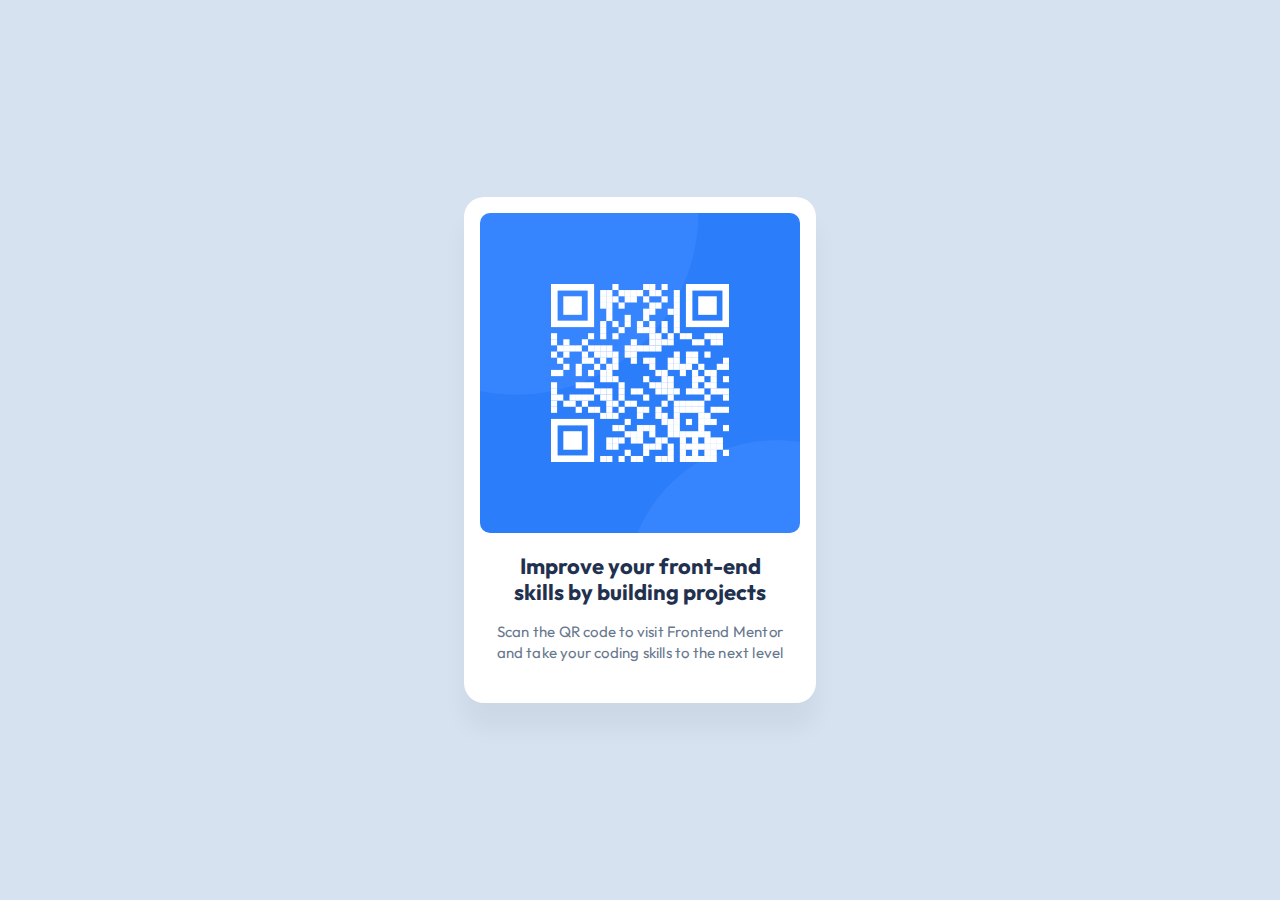
<file: index.html>
<!DOCTYPE html>
<html lang="en">
    <head>
        <meta charset="UTF-8">
        <meta name="viewport" content="width=device-width, initial-scale=1.0">
        <title>QR Code Component</title>
        <link rel="icon" type="image/x-icon" href="assets/imgs/favicon-32x32.png">
        <link rel="stylesheet" href="assets/css/style.css">
    </head>
    <body>
        <section class="qr-code-section">
            <div class="qr-code-wrapper">
                <div class="qr-img">
                    <img src="assets/imgs/image-qr-code.png" alt="QR Code">
                </div>
                <div class="about-qr-code">
                    <h2>Improve your front-end skills by building projects</h2>
                    <p>Scan the QR code to visit Frontend Mentor and take your coding skills to the next level</p>
                </div>
            </div>
        </section>
    </body>
</html>
</file>
<file: assets/css/style.css>
@import url('https://fonts.googleapis.com/css2?family=Outfit:wght@100..900&display=swap');

*{
    margin: 0;
    padding: 0;
}

body{
    font-family: "Outfit", sans-serif;
    font-weight: 400;
    background: #d6e2f0;
}

.qr-code-section{
    display: flex;
    justify-content: center;
    align-items: center;
    height: 100vh;
}
.qr-code-wrapper{
    background: #fff;
    max-width: 320px;
    padding: 16px;
    text-align: center;
    border-radius: 20px;
    box-shadow: 0 25px 25px rgb(0, 0, 0, 4.77%);
}

.qr-img img{
    width: 100%;
    border-radius: 10px;
}

.about-qr-code{
    padding: 16px 16px 24px 16px;
}

.about-qr-code h2{
    font-size: 22px;
    font-weight: 700;
    line-height: 1.2;
    margin-bottom: 16px;
    color: #1F314F;
}

.about-qr-code p{
    color: #68778D;
    font-size: 15px;
    letter-spacing: 0.2px;
    line-height: 1.4;
}

@media (max-width: 640px){
    .qr-code-section{
        margin: 0 20px;
    }
}
</file>
